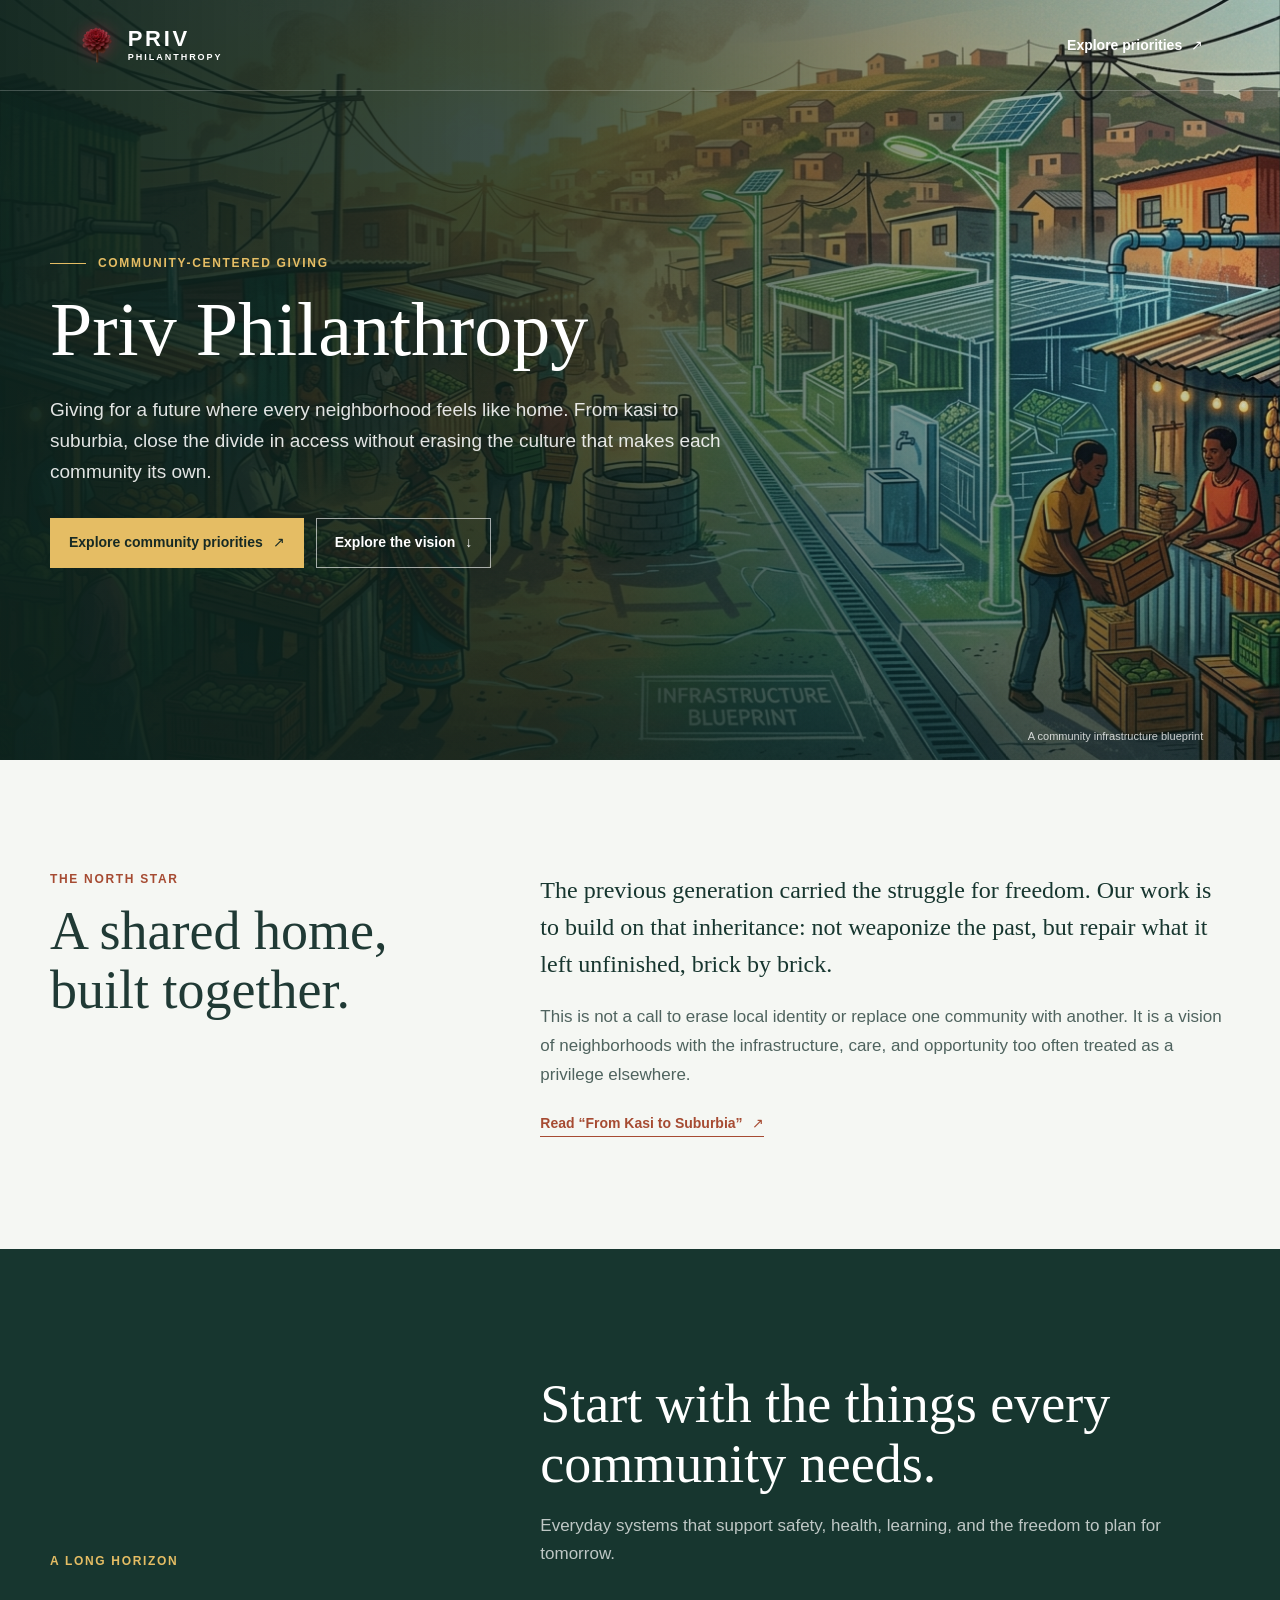
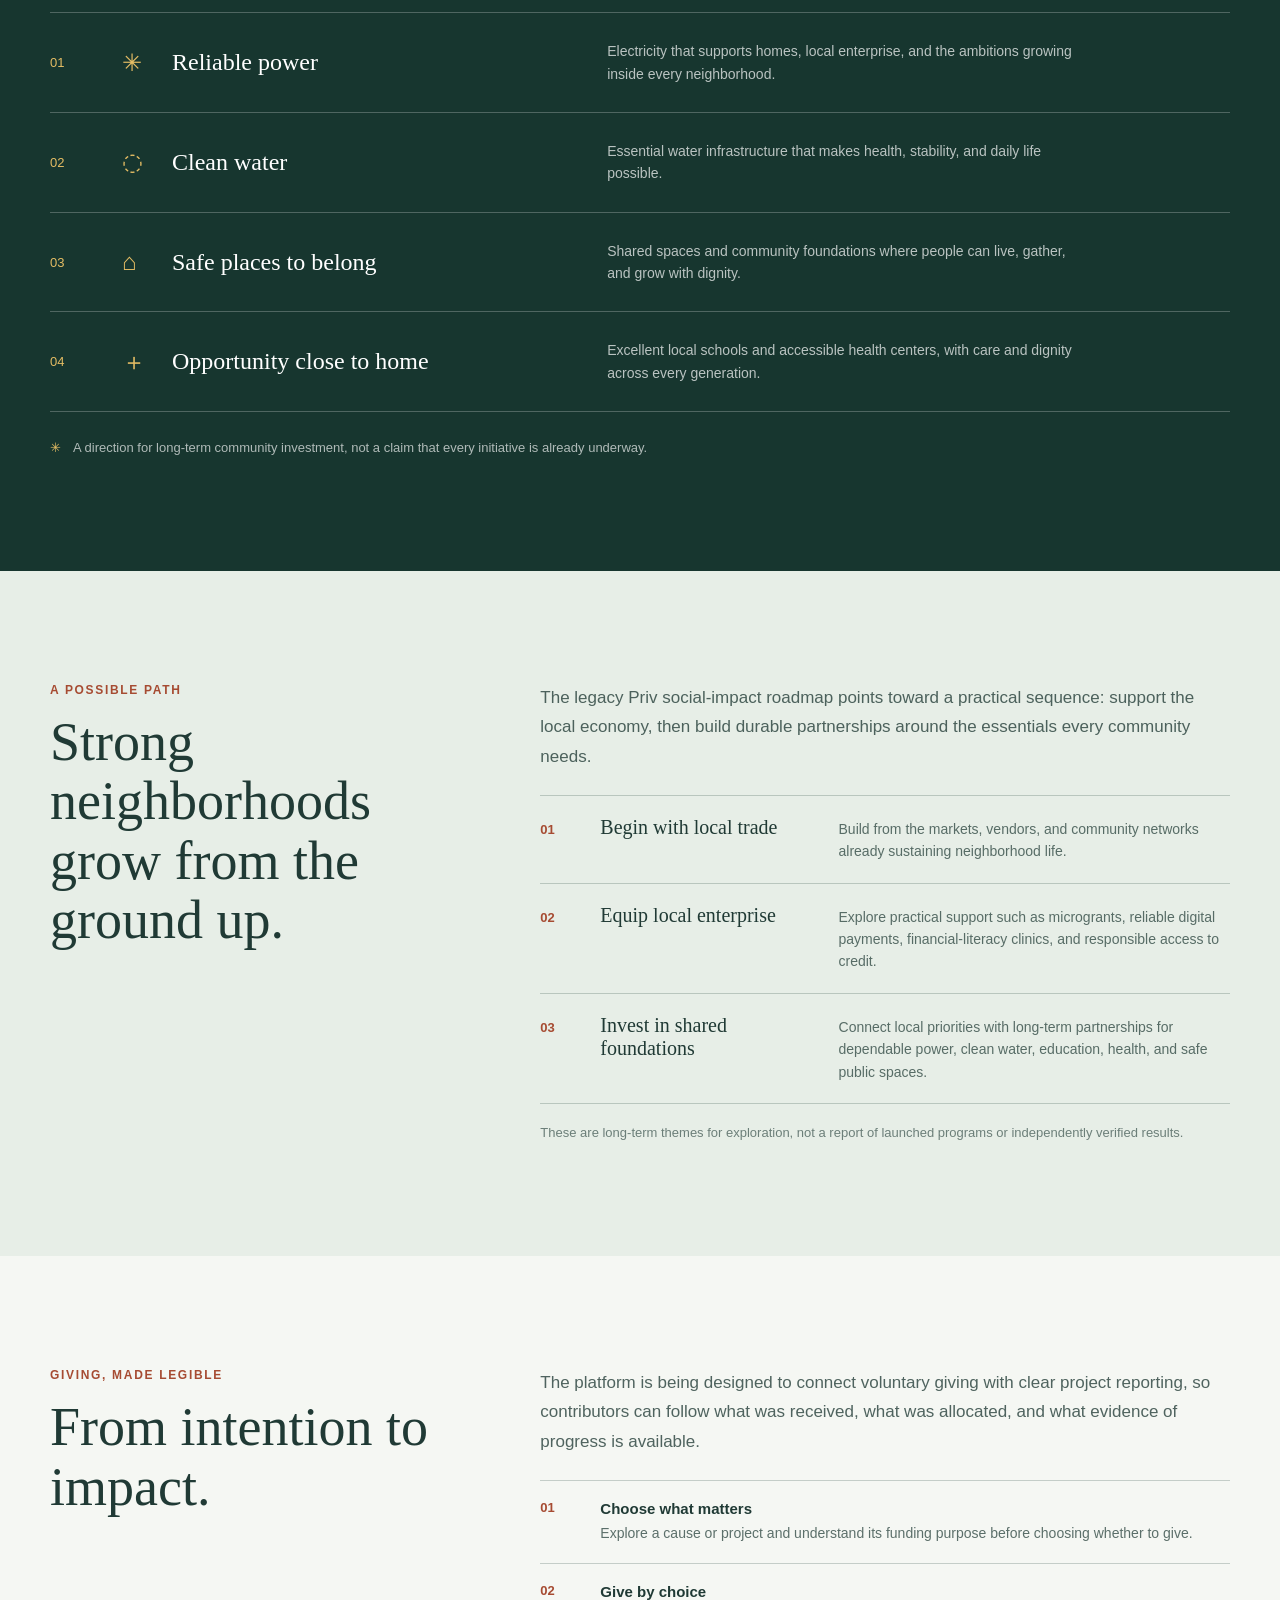
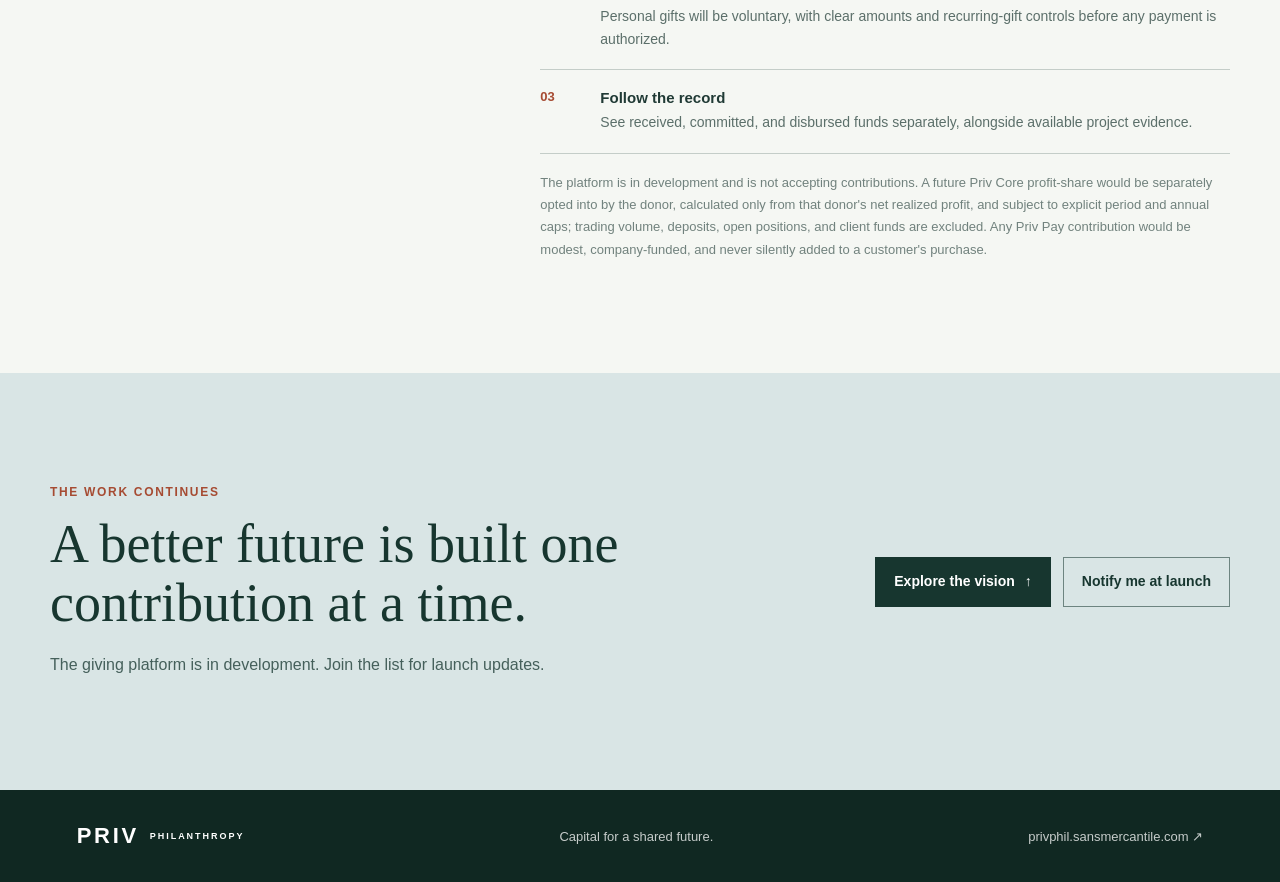
<file: index.html>
<!doctype html>
<html lang="en">
  <head>
    <meta charset="utf-8">
    <meta name="viewport" content="width=device-width, initial-scale=1">
    <meta name="theme-color" content="#17362f">
    <meta name="description" content="Explore Priv Philanthropy's design-stage community priorities and follow the work toward transparent, community-led giving.">
    <title>Priv Philanthropy | Capital for a shared future</title>
    <link rel="icon" href="./favicon.ico" type="image/x-icon">
    <link rel="icon" href="./images/priv-icon-192.png" type="image/png" sizes="192x192">
    <link rel="apple-touch-icon" href="./images/priv-icon-192.png">
    <link rel="preload" as="image" href="./images/township-markets.jpg" fetchpriority="high">
    <link rel="stylesheet" href="./styles.css">
  </head>
  <body>
    <main>
      <section class="hero" aria-labelledby="hero-title">
        <img class="hero-image" src="./images/township-markets.jpg" alt="A township market and a blueprint for stronger community infrastructure" fetchpriority="high">
        <div class="hero-shade" aria-hidden="true"></div>
        <header class="site-header">
          <a class="wordmark" href="#top" aria-label="Priv Philanthropy home">
            <img class="wordmark-icon" src="./images/priv-icon-192.png" alt="" width="40" height="40">
            <span class="wordmark-type">
              <span class="wordmark-main">PRIV</span>
              <span class="wordmark-sub">PHILANTHROPY</span>
            </span>
          </a>
          <a class="header-link" href="./platform.html">
            Explore priorities <span aria-hidden="true">↗</span>
          </a>
        </header>
        <div class="hero-content" id="top">
          <p class="eyebrow"><span></span>Community-centered giving</p>
          <h1 id="hero-title">Priv Philanthropy</h1>
          <p class="hero-copy">Giving for a future where every neighborhood feels like home. From kasi to suburbia, close the divide in access without erasing the culture that makes each community its own.</p>
          <div class="hero-actions">
            <a class="button button-bright" href="./platform.html">
              Explore community priorities <span aria-hidden="true">↗</span>
            </a>
            <a class="button button-outline" href="#north-star">Explore the vision <span aria-hidden="true">↓</span></a>
          </div>
        </div>
        <p class="image-caption">A community infrastructure blueprint</p>
      </section>

      <section class="north-star section-light" id="north-star" aria-labelledby="north-star-title">
        <div class="section-grid">
          <div>
            <p class="eyebrow eyebrow-dark">The north star</p>
            <h2 id="north-star-title">A shared home, built together.</h2>
          </div>
          <div class="prose">
            <p class="lead">The previous generation carried the struggle for freedom. Our work is to build on that inheritance: not weaponize the past, but repair what it left unfinished, brick by brick.</p>
            <p>This is not a call to erase local identity or replace one community with another. It is a vision of neighborhoods with the infrastructure, care, and opportunity too often treated as a privilege elsewhere.</p>
            <a class="text-link" href="https://www.linkedin.com/pulse/from-kasi-suburbia-vision-unified-future-mezzoforte-privilege-doooc/" target="_blank" rel="noopener noreferrer">
              Read “From Kasi to Suburbia” <span aria-hidden="true">↗</span>
            </a>
          </div>
        </div>
      </section>

      <section class="foundations section-dark" aria-labelledby="foundations-title">
        <div class="section-inner">
          <div class="section-heading">
            <p class="eyebrow eyebrow-gold">A long horizon</p>
            <div>
              <h2 id="foundations-title">Start with the things every community needs.</h2>
              <p>Everyday systems that support safety, health, learning, and the freedom to plan for tomorrow.</p>
            </div>
          </div>
          <div class="priority-list">
            <article class="priority-row">
              <span class="row-number">01</span><span class="row-mark" aria-hidden="true">✳</span>
              <h3>Reliable power</h3><p>Electricity that supports homes, local enterprise, and the ambitions growing inside every neighborhood.</p>
            </article>
            <article class="priority-row">
              <span class="row-number">02</span><span class="row-mark" aria-hidden="true">◌</span>
              <h3>Clean water</h3><p>Essential water infrastructure that makes health, stability, and daily life possible.</p>
            </article>
            <article class="priority-row">
              <span class="row-number">03</span><span class="row-mark" aria-hidden="true">⌂</span>
              <h3>Safe places to belong</h3><p>Shared spaces and community foundations where people can live, gather, and grow with dignity.</p>
            </article>
            <article class="priority-row">
              <span class="row-number">04</span><span class="row-mark" aria-hidden="true">＋</span>
              <h3>Opportunity close to home</h3><p>Excellent local schools and accessible health centers, with care and dignity across every generation.</p>
            </article>
          </div>
          <p class="disclaimer"><span aria-hidden="true">✳</span> A direction for long-term community investment, not a claim that every initiative is already underway.</p>
        </div>
      </section>

      <section class="pathway section-mid" aria-labelledby="pathway-title">
        <div class="section-grid">
          <div>
            <p class="eyebrow eyebrow-dark">A possible path</p>
            <h2 id="pathway-title">Strong neighborhoods grow from the ground up.</h2>
          </div>
          <div class="prose">
            <p>The legacy Priv social-impact roadmap points toward a practical sequence: support the local economy, then build durable partnerships around the essentials every community needs.</p>
            <ol class="step-list">
              <li><span>01</span><h3>Begin with local trade</h3><p>Build from the markets, vendors, and community networks already sustaining neighborhood life.</p></li>
              <li><span>02</span><h3>Equip local enterprise</h3><p>Explore practical support such as microgrants, reliable digital payments, financial-literacy clinics, and responsible access to credit.</p></li>
              <li><span>03</span><h3>Invest in shared foundations</h3><p>Connect local priorities with long-term partnerships for dependable power, clean water, education, health, and safe public spaces.</p></li>
            </ol>
            <p class="small-note">These are long-term themes for exploration, not a report of launched programs or independently verified results.</p>
          </div>
        </div>
      </section>

      <section class="giving section-light" aria-labelledby="giving-title">
        <div class="section-grid">
          <div>
            <p class="eyebrow eyebrow-dark">Giving, made legible</p>
            <h2 id="giving-title">From intention to impact.</h2>
          </div>
          <div class="prose">
            <p>The platform is being designed to connect voluntary giving with clear project reporting, so contributors can follow what was received, what was allocated, and what evidence of progress is available.</p>
            <ol class="giving-steps">
              <li><span>01</span><div><h3>Choose what matters</h3><p>Explore a cause or project and understand its funding purpose before choosing whether to give.</p></div></li>
              <li><span>02</span><div><h3>Give by choice</h3><p>Personal gifts will be voluntary, with clear amounts and recurring-gift controls before any payment is authorized.</p></div></li>
              <li><span>03</span><div><h3>Follow the record</h3><p>See received, committed, and disbursed funds separately, alongside available project evidence.</p></div></li>
            </ol>
            <p class="small-note">The platform is in development and is not accepting contributions. A future Priv Core profit-share would be separately opted into by the donor, calculated only from that donor's net realized profit, and subject to explicit period and annual caps; trading volume, deposits, open positions, and client funds are excluded. Any Priv Pay contribution would be modest, company-funded, and never silently added to a customer's purchase.</p>
          </div>
        </div>
      </section>

      <section class="closing" id="launch-updates" aria-labelledby="closing-title">
        <div class="closing-inner">
          <div>
            <p class="eyebrow eyebrow-dark">The work continues</p>
            <h2 id="closing-title">A better future is built one contribution at a time.</h2>
            <p>The giving platform is in development. Join the list for launch updates.</p>
          </div>
          <div class="closing-actions">
            <a class="button button-forest" href="#north-star">
              Explore the vision <span aria-hidden="true">↑</span>
            </a>
            <a class="button button-border-dark" href="https://www.sansmercantile.com/contact?subject=Priv%20Philanthropy%20Platform%20Updates">
              Notify me at launch
            </a>
          </div>
        </div>
      </section>
    </main>
    <footer class="site-footer">
      <a class="wordmark wordmark-footer" href="#top"><span class="wordmark-main">PRIV</span><span class="wordmark-sub">PHILANTHROPY</span></a>
      <p>Capital for a shared future.</p>
      <a href="https://privphil.sansmercantile.com" target="_blank" rel="noopener noreferrer">privphil.sansmercantile.com <span aria-hidden="true">↗</span></a>
    </footer>
  </body>
</html>
</file>
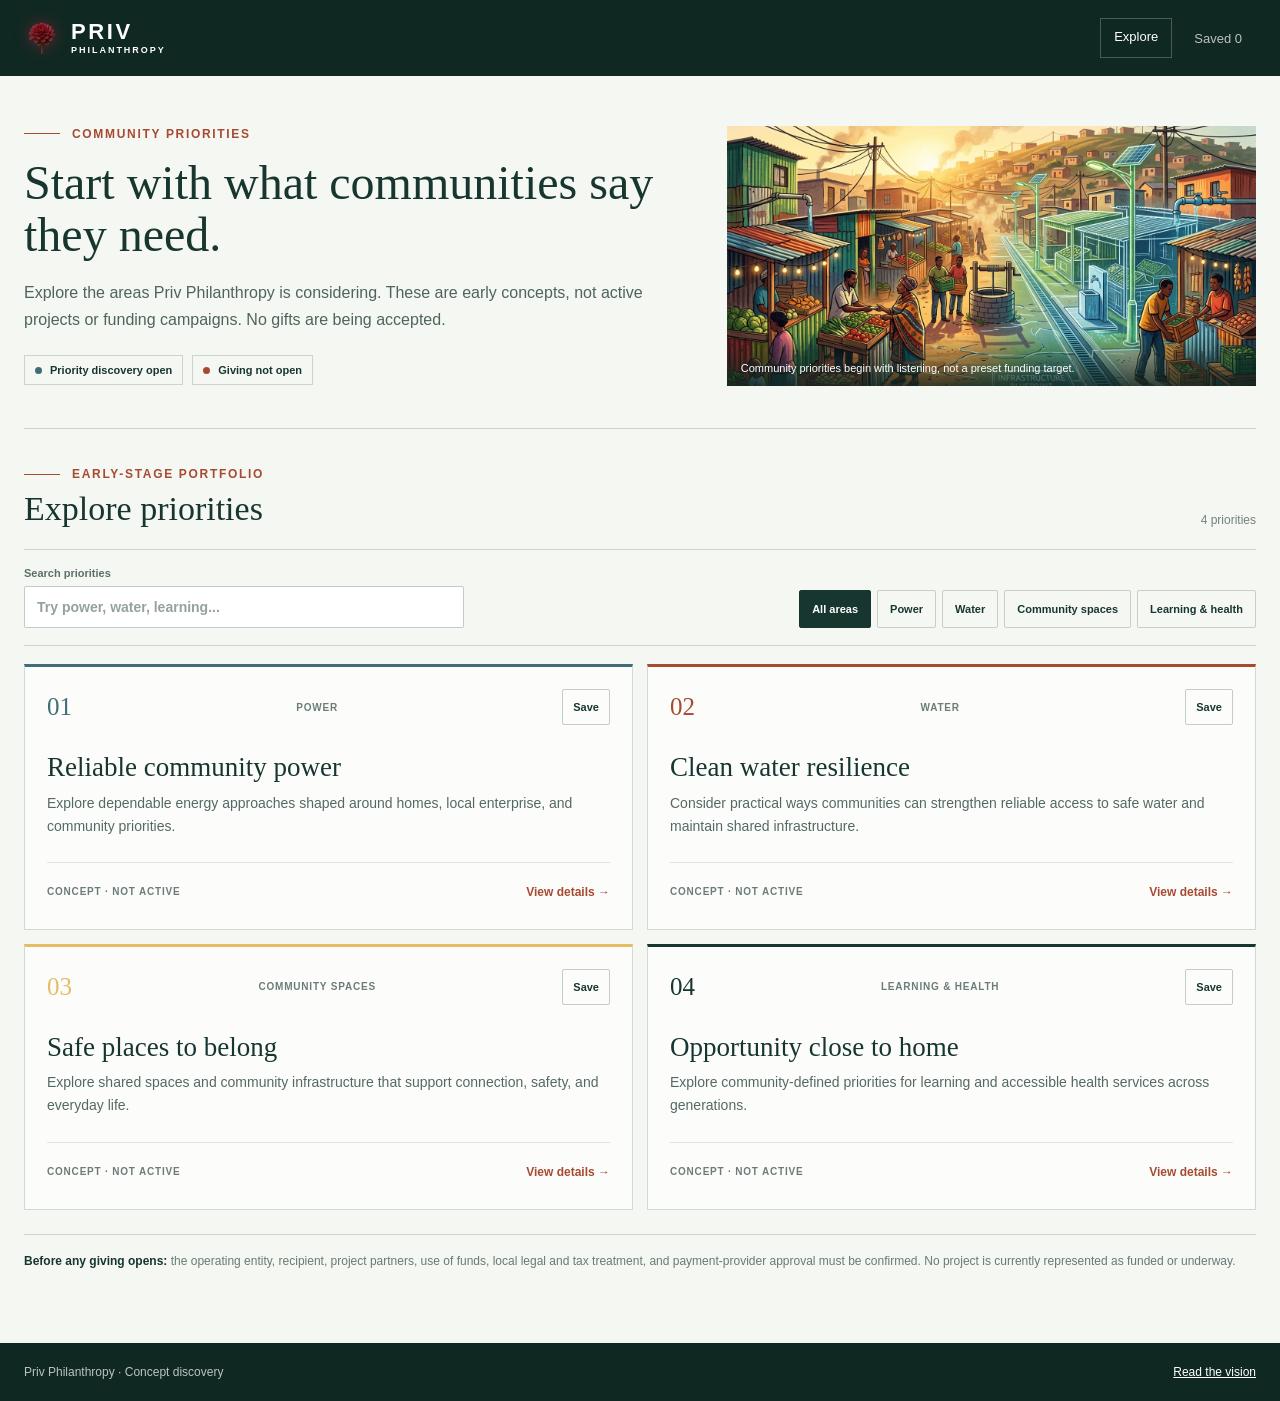
<file: platform.html>
<!doctype html>
<html lang="en">
  <head>
    <meta charset="utf-8">
    <meta name="viewport" content="width=device-width, initial-scale=1">
    <meta name="theme-color" content="#17362f">
    <meta name="description" content="Explore Priv Philanthropy's design-stage community priorities. No donations are currently accepted.">
    <title>Explore priorities | Priv Philanthropy</title>
    <link rel="icon" href="./favicon.ico" type="image/x-icon">
    <link rel="stylesheet" href="./styles.css">
    <script type="module" src="./src/platform.js"></script>
  </head>
  <body class="platform-page">
    <header class="platform-bar">
      <a class="wordmark" href="./index.html" aria-label="Priv Philanthropy home">
        <img class="wordmark-icon" src="./images/priv-icon-192.png" alt="" width="40" height="40">
        <span class="wordmark-type">
          <span class="wordmark-main">PRIV</span>
          <span class="wordmark-sub">PHILANTHROPY</span>
        </span>
      </a>
      <nav class="platform-nav" aria-label="Main navigation">
        <a class="is-active" href="./platform.html" aria-current="page">Explore</a>
        <button id="saved-view" type="button" aria-pressed="false">Saved <span id="saved-count">0</span></button>
      </nav>
    </header>

    <main class="platform-main">
      <section class="platform-intro" aria-labelledby="platform-title">
        <div class="platform-intro-copy">
          <p class="eyebrow"><span></span> Community priorities</p>
          <h1 id="platform-title">Start with what communities say they need.</h1>
          <p>Explore the areas Priv Philanthropy is considering. These are early concepts, not active projects or funding campaigns. No gifts are being accepted.</p>
          <div class="platform-state" aria-label="Platform status">
            <span class="state-label">Priority discovery open</span>
            <span class="state-label is-closed">Giving not open</span>
          </div>
        </div>
        <figure class="platform-photo">
          <img src="./images/township-markets.jpg" alt="A community market, representing local economies and shared infrastructure">
          <figcaption>Community priorities begin with listening, not a preset funding target.</figcaption>
        </figure>
      </section>

      <section class="explorer" aria-labelledby="explorer-title">
        <div class="explorer-heading">
          <div>
            <p class="eyebrow"><span></span> Early-stage portfolio</p>
            <h2 id="explorer-title">Explore priorities</h2>
          </div>
          <p class="explorer-count" id="result-count" role="status" aria-live="polite"></p>
        </div>

        <div class="explorer-tools">
          <label class="search-control" for="priority-search">
            Search priorities
            <input id="priority-search" type="search" placeholder="Try power, water, learning..." autocomplete="off">
          </label>
          <div class="filter-list" role="group" aria-label="Filter by priority area">
            <button class="filter-button" type="button" data-category="all" aria-pressed="true">All areas</button>
            <button class="filter-button" type="button" data-category="energy" aria-pressed="false">Power</button>
            <button class="filter-button" type="button" data-category="water" aria-pressed="false">Water</button>
            <button class="filter-button" type="button" data-category="community" aria-pressed="false">Community spaces</button>
            <button class="filter-button" type="button" data-category="learning-health" aria-pressed="false">Learning &amp; health</button>
          </div>
        </div>
        <p class="storage-note" id="storage-note" hidden>Saved priorities are available only in this browser. Your list could not be stored between visits.</p>
        <div class="priority-grid" id="priority-grid" aria-live="polite"></div>
        <p class="platform-footnote"><strong>Before any giving opens:</strong> the operating entity, recipient, project partners, use of funds, local legal and tax treatment, and payment-provider approval must be confirmed. No project is currently represented as funded or underway.</p>
      </section>
    </main>

    <dialog class="priority-dialog" id="priority-dialog" aria-labelledby="dialog-title">
      <div class="dialog-inner">
        <div class="dialog-top">
          <div>
            <p class="eyebrow" id="dialog-category"></p>
            <h2 id="dialog-title"></h2>
          </div>
          <button class="dialog-close" id="dialog-close" type="button" aria-label="Close priority details">×</button>
        </div>
        <p class="dialog-copy" id="dialog-summary"></p>
        <div class="dialog-section">
          <h3>What this concept means</h3>
          <p id="dialog-description"></p>
        </div>
        <div class="dialog-section">
          <h3>What must happen next</h3>
          <p id="dialog-next-step"></p>
        </div>
        <div class="dialog-actions">
          <button id="dialog-save" type="button">Save priority</button>
          <button type="button" disabled title="Giving is not available until legal, recipient, and provider approvals are complete">Giving not open</button>
          <a class="secondary" id="dialog-contact" href="https://www.sansmercantile.com/contact?subject=Priv%20Philanthropy%20Platform%20Updates" target="_blank" rel="noopener noreferrer">Ask about updates</a>
        </div>
      </div>
    </dialog>

    <footer class="platform-footer">
      <span>Priv Philanthropy · Concept discovery</span>
      <a href="./index.html">Read the vision</a>
    </footer>
  </body>
</html>
</file>
<file: styles.css>
:root {
  color-scheme: light;
  --forest: #17362f;
  --forest-deep: #102822;
  --paper: #f5f7f3;
  --sage: #e7eee7;
  --copper: #a64b32;
  --gold: #e5bd64;
  --blue: #3f6d78;
  --white: #fff;
  --body: #203a35;
  font-family: "Aptos", "Segoe UI", sans-serif;
  font-synthesis: none;
  text-rendering: optimizeLegibility;
  -webkit-font-smoothing: antialiased;
  -moz-osx-font-smoothing: grayscale;
}

* { box-sizing: border-box; }
html { scroll-behavior: smooth; }
body { margin: 0; background: var(--paper); color: var(--body); }
a { color: inherit; }
button, a { -webkit-tap-highlight-color: transparent; }
:focus-visible { outline: 3px solid var(--gold); outline-offset: 4px; }

.hero {
  position: relative;
  display: flex;
  min-height: min(760px, 88svh);
  overflow: hidden;
  align-items: center;
  background: var(--forest-deep);
  color: var(--white);
}
.hero-image, .hero-shade { position: absolute; inset: 0; width: 100%; height: 100%; }
.hero-image { object-fit: cover; object-position: center 48%; animation: image-arrive 1.2s ease-out both; }
.hero-shade {
  background: linear-gradient(90deg, rgba(13, 35, 29, .96) 0%, rgba(13, 35, 29, .79) 42%, rgba(13, 35, 29, .16) 100%),
    linear-gradient(0deg, rgba(13, 35, 29, .53), transparent 48%);
}
.site-header {
  position: absolute;
  z-index: 2;
  top: 0;
  left: 0;
  display: flex;
  width: 100%;
  align-items: center;
  justify-content: space-between;
  padding: 25px clamp(24px, 6vw, 88px);
  border-bottom: 1px solid rgba(255,255,255,.22);
}
.wordmark { display: inline-flex; align-items: center; gap: 11px; text-decoration: none; }
.wordmark-icon { display: block; width: 40px; height: 40px; object-fit: contain; filter: drop-shadow(0 0 8px rgba(225,29,72,.4)); }
.wordmark-type { display: flex; flex-direction: column; gap: 2px; }
.wordmark-main { font-size: 22px; font-weight: 800; line-height: 1; letter-spacing: .12em; }
.wordmark-sub { font-size: 9px; font-weight: 700; letter-spacing: .22em; }
.header-link { display: inline-flex; align-items: center; gap: 9px; font-size: 14px; font-weight: 650; text-decoration: none; }
.header-link:hover, .site-footer a:hover { color: var(--gold); }
.hero-content { position: relative; z-index: 1; width: min(100% - 48px, 1180px); margin: 64px auto 0; animation: copy-arrive .75s .12s ease-out both; }
.eyebrow { display: flex; align-items: center; gap: 12px; margin: 0; color: var(--gold); font-size: 12px; font-weight: 750; letter-spacing: .14em; text-transform: uppercase; }
.eyebrow span { display: inline-block; width: 36px; height: 1px; background: currentColor; }
.hero h1, h2, .priority-row h3, .step-list h3, .giving-steps h3 { font-family: Georgia, "Times New Roman", serif; font-weight: 500; letter-spacing: 0; }
.hero h1 { max-width: 760px; margin: 20px 0 0; font-size: clamp(48px, 7vw, 76px); line-height: 1.04; }
.hero-copy { max-width: 700px; margin: 24px 0 0; color: rgba(255,255,255,.88); font-size: 19px; line-height: 1.65; }
.hero-actions, .closing-actions { display: flex; flex-wrap: wrap; gap: 12px; margin-top: 30px; }
.button { display: inline-flex; min-height: 50px; align-items: center; justify-content: center; gap: 10px; padding: 13px 18px; border: 1px solid transparent; font-size: 14px; font-weight: 700; line-height: 1.2; text-decoration: none; transition: background-color .18s ease, border-color .18s ease, color .18s ease; }
.button-bright { background: var(--gold); color: #172a24; }
.button-bright:hover { background: var(--white); }
.button-outline { border-color: rgba(255,255,255,.62); color: var(--white); }
.button-outline:hover { border-color: var(--white); background: rgba(255,255,255,.1); }
.image-caption { position: absolute; right: clamp(24px, 6vw, 88px); bottom: 18px; z-index: 1; margin: 0; color: rgba(255,255,255,.78); font-size: 11px; }

.section-light, .section-mid, .section-dark, .closing { padding: clamp(70px, 9vw, 112px) 24px; }
.section-light { background: var(--paper); }
.section-mid { background: var(--sage); }
.section-dark { background: var(--forest); color: var(--white); }
.section-grid, .section-inner, .section-heading, .closing-inner { width: min(100%, 1180px); margin-inline: auto; }
.section-grid { display: grid; grid-template-columns: minmax(230px, .72fr) minmax(0, 1.28fr); gap: clamp(40px, 8vw, 112px); }
h2 { max-width: 520px; margin: 16px 0 0; font-size: clamp(38px, 5vw, 54px); line-height: 1.1; }
.eyebrow-dark { color: var(--copper); }
.prose { max-width: 710px; }
.prose p { margin: 0 0 18px; color: rgba(32,58,53,.78); font-size: 17px; line-height: 1.72; }
.prose .lead { color: var(--forest); font-family: Georgia, "Times New Roman", serif; font-size: 24px; line-height: 1.55; }
.text-link { display: inline-flex; align-items: center; gap: 9px; margin-top: 8px; padding-bottom: 5px; border-bottom: 1px solid var(--copper); color: var(--copper); font-size: 14px; font-weight: 700; text-decoration: none; }
.text-link:hover { color: var(--forest); border-color: var(--forest); }

.section-heading { display: grid; grid-template-columns: minmax(230px, .72fr) minmax(0, 1.28fr); align-items: end; gap: clamp(40px, 8vw, 112px); margin-bottom: 44px; }
.eyebrow-gold { color: var(--gold); }
.section-heading h2 { max-width: 670px; margin-top: 14px; }
.section-heading > div > p { max-width: 670px; margin: 18px 0 0; color: rgba(255,255,255,.72); font-size: 17px; line-height: 1.65; }
.priority-list { border-top: 1px solid rgba(255,255,255,.24); }
.priority-row { display: grid; grid-template-columns: 52px 30px minmax(220px, .8fr) minmax(260px, 1.2fr); align-items: center; gap: 20px; padding: 27px 0; border-bottom: 1px solid rgba(255,255,255,.24); }
.row-number, .row-mark { color: var(--gold); }
.row-number { font-size: 13px; }
.row-mark { font-size: 24px; }
.priority-row h3 { margin: 0; font-size: 24px; }
.priority-row p { max-width: 470px; margin: 0; color: rgba(255,255,255,.7); font-size: 14px; line-height: 1.6; }
.disclaimer { display: flex; align-items: flex-start; gap: 12px; margin: 26px 0 0; color: rgba(255,255,255,.66); font-size: 13px; line-height: 1.6; }
.disclaimer span { color: var(--gold); }
.step-list, .giving-steps { margin: 24px 0 0; padding: 0; list-style: none; border-top: 1px solid rgba(23,54,47,.22); }
.step-list li { display: grid; grid-template-columns: 42px minmax(150px, .72fr) minmax(0, 1.28fr); align-items: baseline; gap: 18px; padding: 20px 0; border-bottom: 1px solid rgba(23,54,47,.22); }
.step-list li > span, .giving-steps li > span { color: var(--copper); font-size: 13px; font-weight: 700; }
.step-list h3, .giving-steps h3 { margin: 0; font-size: 20px; }
.prose .step-list p, .prose .giving-steps p { margin: 0; color: rgba(32,58,53,.72); font-size: 14px; line-height: 1.6; }
.prose .small-note { margin: 18px 0 0; color: rgba(32,58,53,.62); font-size: 13px; }
.giving-steps li { display: grid; grid-template-columns: 42px 1fr; gap: 18px; padding: 19px 0; border-bottom: 1px solid rgba(23,54,47,.22); }
.giving-steps h3 { margin-bottom: 5px; font-family: inherit; font-size: 15px; font-weight: 700; }

.closing { background: #d9e5e5; color: var(--forest); }
.closing-inner { display: grid; grid-template-columns: minmax(0, 1fr) auto; align-items: center; gap: 48px; }
.closing h2 { max-width: 720px; }
.closing-inner > div:first-child > p:last-child { max-width: 660px; margin: 18px 0 0; color: rgba(23,54,47,.76); font-size: 16px; line-height: 1.65; }
.closing-actions { justify-content: flex-end; margin-top: 0; }
.button-forest { background: var(--forest); color: var(--white); }
.button-forest:hover { background: #285449; }
.button-border-dark { border-color: rgba(23,54,47,.55); color: var(--forest); }
.button-border-dark:hover { background: rgba(23,54,47,.08); }
.site-footer { display: flex; min-height: 92px; align-items: center; justify-content: space-between; gap: 20px; padding: 20px clamp(24px, 6vw, 88px); background: var(--forest-deep); color: rgba(255,255,255,.76); }
.wordmark-footer { color: var(--white); }
.site-footer p { margin: 0; font-size: 13px; }
.site-footer > a:last-child { font-size: 13px; text-decoration: none; }

@keyframes copy-arrive { from { opacity: 0; transform: translateY(14px); } to { opacity: 1; transform: translateY(0); } }
@keyframes image-arrive { from { transform: scale(1.025); } to { transform: scale(1); } }
@media (prefers-reduced-motion: reduce) { *, *::before, *::after { scroll-behavior: auto !important; animation-duration: .01ms !important; animation-iteration-count: 1 !important; transition-duration: .01ms !important; } }

@media (max-width: 800px) {
  .hero { min-height: min(760px, 88svh); align-items: flex-end; }
  .hero-image { object-position: 59% center; }
  .hero-shade { background: linear-gradient(0deg, rgba(13,35,29,.97) 0%, rgba(13,35,29,.78) 48%, rgba(13,35,29,.25) 100%); }
  .hero-content { margin: 0 auto 72px; }
  .hero-copy { max-width: 620px; font-size: 17px; }
  .section-grid, .section-heading { grid-template-columns: 1fr; gap: 28px; }
  .section-heading { margin-bottom: 32px; }
  .priority-row { grid-template-columns: 36px 26px minmax(0, 1fr); gap: 12px; }
  .priority-row h3 { font-size: 22px; }
  .priority-row p { grid-column: 3; }
  .closing-inner { grid-template-columns: 1fr; gap: 28px; }
  .closing-actions { justify-content: flex-start; }
}
@media (max-width: 520px) {
  .site-header { padding: 19px 20px; }
  .wordmark-main { font-size: 19px; }
  .wordmark-sub { font-size: 8px; }
  .header-link { font-size: 12px; }
  .hero-content { width: calc(100% - 40px); margin-bottom: 72px; }
  .hero h1 { font-size: 48px; }
  .hero-copy { font-size: 16px; line-height: 1.55; }
  .hero-actions { align-items: stretch; }
  .hero-actions .button { width: 100%; }
  .image-caption { display: none; }
  .section-light, .section-mid, .section-dark, .closing { padding: 68px 20px; }
  h2 { font-size: 38px; }
  .prose .lead { font-size: 21px; }
  .prose p { font-size: 16px; }
  .priority-row { grid-template-columns: 28px minmax(0, 1fr); gap: 10px 12px; padding: 22px 0; }
  .row-mark { display: none; }
  .priority-row h3 { font-size: 22px; }
  .priority-row p { grid-column: 2; }
  .step-list li { grid-template-columns: 34px minmax(0, 1fr); gap: 8px 14px; }
  .step-list li p { grid-column: 2; }
  .giving-steps li { grid-template-columns: 34px minmax(0, 1fr); gap: 8px 14px; }
  .closing-actions .button { width: 100%; }
  .site-footer { align-items: flex-start; flex-direction: column; padding: 24px 20px; }
}

/* Product slice: community-priority explorer */
.platform-page { min-height: 100vh; background: var(--paper); }
.platform-bar { display: flex; min-height: 76px; align-items: center; justify-content: space-between; gap: 20px; padding: 14px max(24px, calc((100vw - 1240px) / 2)); background: var(--forest-deep); color: var(--white); }
.platform-bar .wordmark-icon { width: 36px; height: 36px; }
.platform-nav { display: flex; align-items: center; gap: 8px; }
.platform-nav a, .platform-nav button { min-height: 40px; padding: 10px 13px; border: 1px solid transparent; background: transparent; color: rgba(255,255,255,.72); font: inherit; font-size: 13px; text-decoration: none; cursor: pointer; }
.platform-nav .is-active, .platform-nav a:hover, .platform-nav button:hover { border-color: rgba(255,255,255,.24); color: var(--white); }
.platform-nav [aria-pressed="true"] { background: rgba(255,255,255,.1); color: var(--white); }
.platform-main { width: min(1240px, calc(100% - 48px)); margin: 0 auto; }
.platform-intro { display: grid; grid-template-columns: minmax(0, 1.1fr) minmax(300px, .9fr); align-items: center; gap: 56px; padding: 50px 0 42px; border-bottom: 1px solid rgba(23,54,47,.18); }
.platform-intro-copy .eyebrow { color: var(--copper); }
.platform-intro h1 { max-width: 700px; margin: 16px 0 0; color: var(--forest); font-family: Georgia, "Times New Roman", serif; font-size: 48px; font-weight: 500; line-height: 1.08; }
.platform-intro-copy > p:not(.eyebrow) { max-width: 640px; margin: 18px 0 0; color: rgba(32,58,53,.78); font-size: 16px; line-height: 1.7; }
.platform-state { display: flex; flex-wrap: wrap; gap: 9px; margin-top: 22px; }
.state-label { display: inline-flex; min-height: 30px; align-items: center; gap: 8px; padding: 6px 10px; border: 1px solid rgba(23,54,47,.18); color: var(--forest); font-size: 11px; font-weight: 700; }
.state-label::before { width: 7px; height: 7px; border-radius: 50%; background: var(--blue); content: ""; }
.state-label.is-closed::before { background: var(--copper); }
.platform-photo { position: relative; min-height: 260px; margin: 0; overflow: hidden; background: var(--sage); }
.platform-photo img { position: absolute; inset: 0; width: 100%; height: 100%; object-fit: cover; object-position: center 52%; }
.platform-photo figcaption { position: absolute; right: 0; bottom: 0; left: 0; padding: 28px 14px 12px; background: linear-gradient(transparent, rgba(16,40,34,.8)); color: white; font-size: 11px; }
.explorer { padding: 38px 0 72px; }
.explorer-heading { display: flex; align-items: end; justify-content: space-between; gap: 24px; margin-bottom: 22px; }
.explorer-heading .eyebrow { color: var(--copper); }
.explorer-heading h2 { max-width: none; margin: 9px 0 0; color: var(--forest); font-size: 34px; }
.explorer-count { margin: 0; color: rgba(32,58,53,.62); font-size: 12px; }
.explorer-tools { display: grid; grid-template-columns: minmax(220px, 1fr) auto; align-items: end; gap: 18px; padding: 17px 0; border-top: 1px solid rgba(23,54,47,.18); border-bottom: 1px solid rgba(23,54,47,.18); }
.search-control { display: grid; gap: 7px; max-width: 440px; color: rgba(32,58,53,.72); font-size: 11px; font-weight: 700; }
.search-control input { width: 100%; min-height: 42px; padding: 10px 12px; border: 1px solid rgba(23,54,47,.26); border-radius: 2px; background: white; color: var(--forest); font: inherit; font-size: 14px; }
.search-control input::placeholder { color: rgba(32,58,53,.48); }
.filter-list { display: flex; flex-wrap: wrap; gap: 6px; }
.filter-button { min-height: 38px; padding: 9px 12px; border: 1px solid rgba(23,54,47,.2); border-radius: 2px; background: transparent; color: var(--forest); font: inherit; font-size: 11px; font-weight: 700; cursor: pointer; }
.filter-button:hover, .filter-button[aria-pressed="true"] { border-color: var(--forest); background: var(--forest); color: white; }
.storage-note { margin: 12px 0 0; color: var(--copper); font-size: 12px; }
.priority-grid { display: grid; grid-template-columns: repeat(2, minmax(0, 1fr)); gap: 14px; padding-top: 18px; }
.priority-card { display: flex; min-height: 240px; flex-direction: column; padding: 22px; border: 1px solid rgba(23,54,47,.18); border-top: 3px solid var(--card-accent, var(--blue)); background: rgba(255,255,255,.66); animation: card-arrive .35s ease-out both; }
.priority-card:nth-child(2) { animation-delay: .05s; }
.priority-card:nth-child(3) { animation-delay: .1s; }
.priority-card:nth-child(4) { animation-delay: .15s; }
.priority-card-top, .priority-card-bottom { display: flex; align-items: center; justify-content: space-between; gap: 12px; }
.priority-index { color: var(--card-accent, var(--blue)); font-family: Georgia, "Times New Roman", serif; font-size: 25px; }
.priority-category, .concept-tag { color: rgba(32,58,53,.66); font-size: 10px; font-weight: 750; letter-spacing: .08em; text-transform: uppercase; }
.save-button { min-height: 36px; padding: 8px 10px; border: 1px solid rgba(23,54,47,.24); border-radius: 2px; background: transparent; color: var(--forest); font: inherit; font-size: 11px; font-weight: 700; cursor: pointer; }
.save-button:hover, .save-button[aria-pressed="true"] { border-color: var(--copper); color: var(--copper); }
.priority-card h3 { margin: 26px 0 8px; color: var(--forest); font-family: Georgia, "Times New Roman", serif; font-size: 27px; font-weight: 500; line-height: 1.2; }
.priority-card > p { max-width: 610px; margin: 0 0 24px; color: rgba(32,58,53,.76); font-size: 14px; line-height: 1.65; }
.priority-card-bottom { margin-top: auto; padding-top: 14px; border-top: 1px solid rgba(23,54,47,.12); }
.priority-card-bottom button { padding: 8px 0; border: 0; background: transparent; color: var(--copper); font: inherit; font-size: 12px; font-weight: 750; cursor: pointer; }
.priority-card-bottom button:hover { color: var(--forest); }
.empty-state { grid-column: 1 / -1; padding: 38px 20px; border: 1px dashed rgba(23,54,47,.3); color: rgba(32,58,53,.7); text-align: center; }
.platform-footnote { margin: 24px 0 0; padding: 17px 0 0; border-top: 1px solid rgba(23,54,47,.18); color: rgba(32,58,53,.66); font-size: 12px; line-height: 1.6; }
.platform-footnote strong { color: var(--forest); }
.priority-dialog { width: min(620px, calc(100% - 32px)); max-height: min(86vh, 760px); padding: 0; border: 1px solid rgba(23,54,47,.3); border-radius: 3px; background: var(--paper); color: var(--body); }
.priority-dialog::backdrop { background: rgba(10,29,24,.72); }
.dialog-inner { padding: 26px; }
.dialog-top { display: flex; align-items: start; justify-content: space-between; gap: 20px; }
.dialog-close { display: grid; width: 38px; height: 38px; flex: 0 0 auto; place-items: center; border: 1px solid rgba(23,54,47,.2); background: transparent; color: var(--forest); font-size: 23px; cursor: pointer; }
.dialog-inner h2 { max-width: 490px; margin: 12px 0 0; color: var(--forest); font-size: 34px; }
.dialog-copy { margin: 16px 0; color: rgba(32,58,53,.76); font-size: 15px; line-height: 1.7; }
.dialog-section { margin-top: 22px; padding-top: 17px; border-top: 1px solid rgba(23,54,47,.16); }
.dialog-section h3 { margin: 0 0 7px; color: var(--forest); font-size: 13px; }
.dialog-section p { margin: 0; color: rgba(32,58,53,.72); font-size: 13px; line-height: 1.65; }
.dialog-actions { display: flex; flex-wrap: wrap; gap: 9px; margin-top: 24px; }
.dialog-actions a, .dialog-actions button { min-height: 42px; padding: 11px 14px; border: 1px solid var(--forest); border-radius: 2px; background: var(--forest); color: white; font: inherit; font-size: 12px; font-weight: 700; text-decoration: none; }
.dialog-actions button { cursor: pointer; }
.dialog-actions button:disabled { border-color: rgba(23,54,47,.18); background: rgba(23,54,47,.08); color: rgba(32,58,53,.56); cursor: not-allowed; }
.dialog-actions a.secondary { background: transparent; color: var(--forest); }
.platform-footer { display: flex; justify-content: space-between; gap: 18px; padding: 22px max(24px, calc((100vw - 1240px) / 2)); background: var(--forest-deep); color: rgba(255,255,255,.72); font-size: 12px; }
.platform-footer a { color: white; }
@keyframes card-arrive { from { opacity: 0; transform: translateY(9px); } to { opacity: 1; transform: translateY(0); } }
@media (max-width: 820px) {
  .platform-intro { grid-template-columns: 1fr; gap: 25px; }
  .platform-photo { min-height: 230px; }
  .explorer-tools { grid-template-columns: 1fr; }
  .search-control { max-width: none; }
}
@media (max-width: 560px) {
  .platform-bar { min-height: 68px; padding: 12px 16px; }
  .platform-bar .wordmark { gap: 7px; }
  .platform-bar .wordmark-icon { width: 30px; height: 30px; }
  .platform-bar .wordmark-main { font-size: 18px; }
  .platform-bar .wordmark-sub { font-size: 7px; }
  .platform-nav { gap: 2px; }
  .platform-nav a, .platform-nav button { min-height: 36px; padding: 8px; font-size: 11px; }
  .platform-main { width: calc(100% - 32px); }
  .platform-intro { gap: 20px; padding: 34px 0 28px; }
  .platform-intro h1 { font-size: 38px; }
  .platform-intro-copy > p:not(.eyebrow) { font-size: 14px; }
  .platform-photo { min-height: 195px; }
  .explorer { padding-top: 28px; }
  .explorer-heading { align-items: start; flex-direction: column; gap: 8px; }
  .explorer-heading h2 { font-size: 29px; }
  .filter-list { display: grid; grid-template-columns: repeat(2, minmax(0, 1fr)); }
  .filter-button { text-align: left; }
  .priority-grid { grid-template-columns: 1fr; }
  .priority-card { min-height: 220px; padding: 18px; }
  .platform-footer { flex-direction: column; padding: 20px 16px; }
  .dialog-inner { padding: 20px; }
  .dialog-inner h2 { font-size: 29px; }
}
</file>
